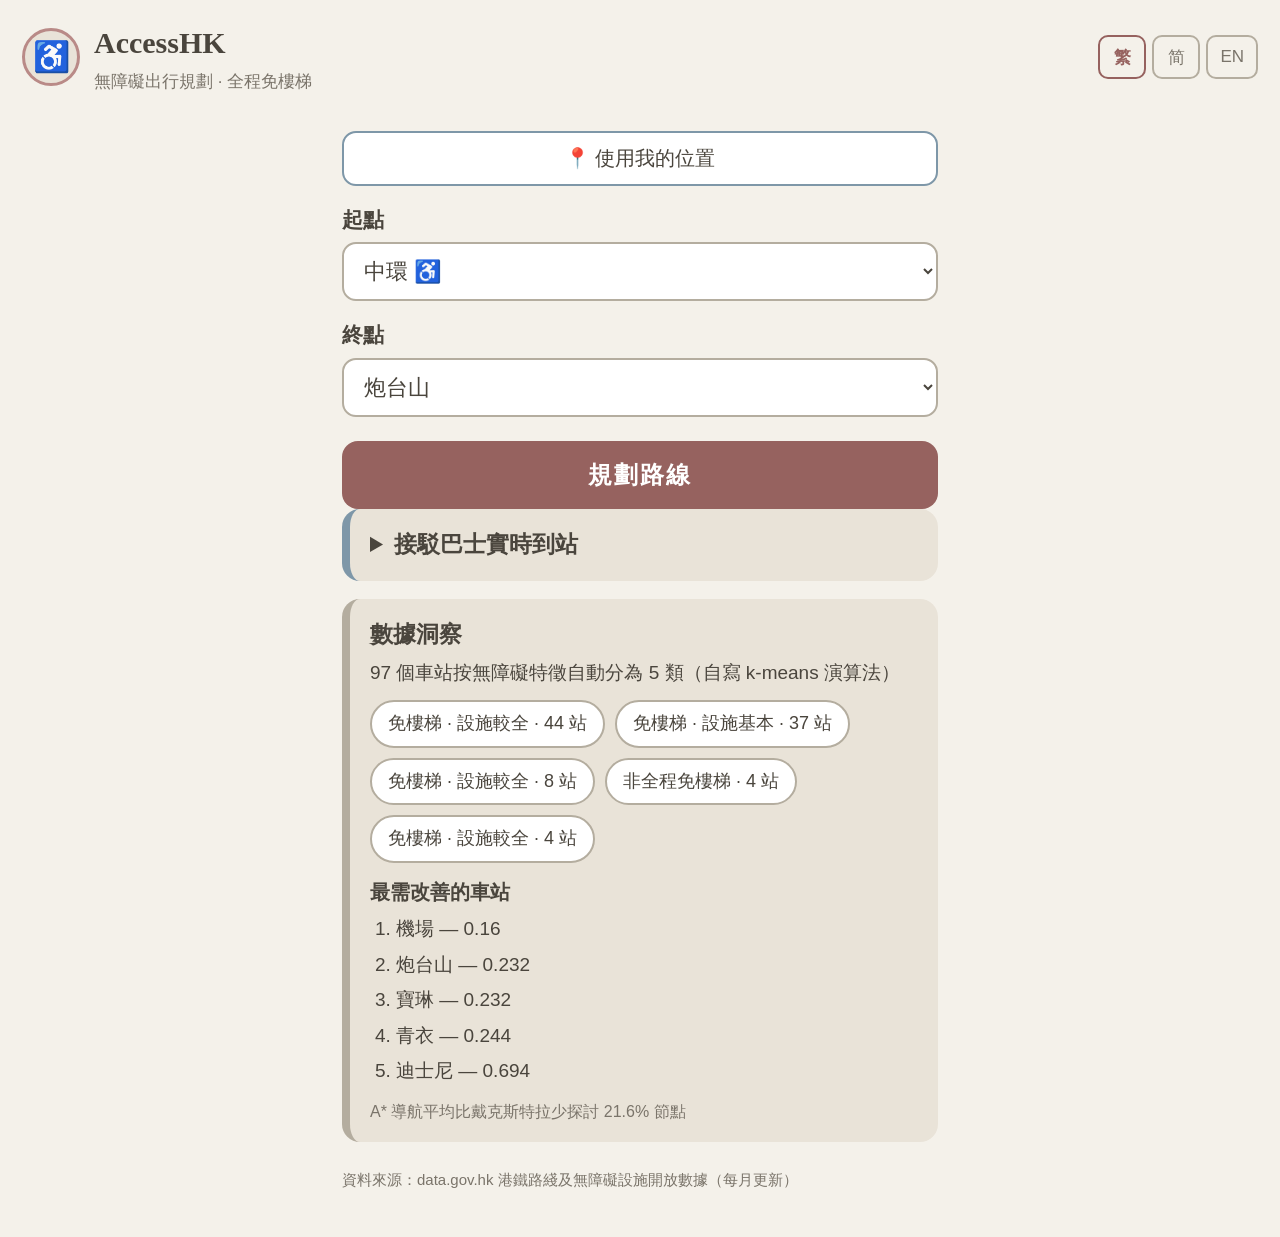
<file: index.html>
<!DOCTYPE html>
<html lang="zh-Hant">
<head>
  <meta charset="utf-8">
  <meta name="viewport" content="width=device-width, initial-scale=1, viewport-fit=cover">
  <title>AccessHK · 無障礙出行</title>
  <link rel="stylesheet" href="style.css">
  <link rel="manifest" href="manifest.json">
  <meta name="theme-color" content="#F4F1EA">
</head>
<body>
  <header class="top">
    <div class="brand">
      <span class="ring" aria-hidden="true">♿</span>
      <div>
        <h1>AccessHK</h1>
        <p id="tagline">無障礙出行規劃 · 全程免樓梯</p>
      </div>
    </div>
    <div class="langGroup" role="group" aria-label="Language 語言">
      <button class="langBtn active" data-lang="zh" type="button">繁</button>
      <button class="langBtn" data-lang="zhcn" type="button">简</button>
      <button class="langBtn" data-lang="en" type="button">EN</button>
    </div>
  </header>

  <main>
    <form id="planForm">
      <button id="locBtn" class="locate" type="button">📍 使用我的位置</button>
      <p id="locNote" class="locNote" hidden></p>
      <label for="fromSel" id="fromLbl">起點</label>
      <select id="fromSel" required></select>
      <label for="toSel" id="toLbl">終點</label>
      <select id="toSel" required></select>
      <button id="goBtn" class="primary" type="submit">規劃路線</button>
    </form>

    <section id="results" hidden>
      <div class="card fastest" id="fastCard">
        <h2 id="fastTitle">最快路線</h2>
        <div class="time" id="fastTime"></div>
        <ol class="steps" id="fastSteps"></ol>
      </div>
      <div class="card stepfree" id="sfCard">
        <h2 id="sfTitle">無障礙路線 ✓</h2>
        <div class="time" id="sfTime"></div>
        <ol class="steps" id="sfSteps"></ol>
        <div class="advice" id="sfAdvice"></div>
      </div>
      <div class="card fallback" id="fbCard" hidden>
        <h2 id="fbTitle">無障礙路線暫不可行</h2>
        <p id="fbBody"></p>
      </div>
      <p class="fareLine" id="fareLine" hidden></p>
    </section>

    <details id="busCard" class="card bus" hidden>
      <summary id="busTitle">接駁巴士實時到站</summary>
      <div id="busChips" class="chips"></div>
      <ol id="busStops" class="busStops"></ol>
      <p class="src" id="busSrc"></p>
    </details>

    <section id="insights" class="card insight" hidden>
      <h2 id="insTitle">數據洞察</h2>
      <p class="insLead" id="insLead"></p>
      <div id="insClusters" class="chips"></div>
      <h3 id="insWeakTitle">最需改善的車站</h3>
      <ol id="insWeak" class="weak"></ol>
      <p class="insBench" id="insBench"></p>
    </section>

    <p class="src" id="srcNote">
      資料來源：data.gov.hk 港鐵路綫及無障礙設施開放數據（每月更新）
    </p>
  </main>

  <script src="app.js"></script>
</body>
</html>
</file>
<file: style.css>
/* AccessHK demo shell — age-friendly by design:
   large type, high contrast, few controls, one primary action. */

:root {
  --bg: #F4F1EA;        /* oat */
  --panel: #E9E3D8;
  --ink: #4A453D;
  --muted: #7A746A;
  --faint: #B4AD9F;
  --rose: #B98A87;
  --rose-deep: #96625F;
  --sage: #6E8464;
  --sage-fill: #9CAF88;
  --blue: #7E97A8;
}

* { box-sizing: border-box; }

body {
  margin: 0;
  background: var(--bg);
  color: var(--ink);
  font-family: "Segoe UI", "PingFang TC", "Microsoft JhengHei", sans-serif;
  font-size: 20px;                 /* deliberately large base */
  line-height: 1.55;
}

.top {
  display: flex; align-items: center; justify-content: space-between;
  padding: 20px 22px 8px;
}
.brand { display: flex; align-items: center; gap: 14px; }
.ring {
  display: grid; place-items: center;
  width: 58px; height: 58px; border-radius: 50%;
  background: var(--panel); font-size: 30px;
  border: 3px solid var(--rose);
}
h1 { margin: 0; font-size: 30px; font-family: Georgia, serif; }
.top p { margin: 2px 0 0; color: var(--muted); font-size: 17px; }

.ghost {
  background: none; border: 2px solid var(--faint); color: var(--muted);
  border-radius: 12px; font-size: 18px; padding: 6px 16px;
}
.ghost:active { border-color: var(--ink); color: var(--ink); }

/* trilingual segmented switcher (繁 | 简 | EN) */
.langGroup { display: flex; gap: 6px; }
.langBtn {
  background: none; border: 2px solid var(--faint); color: var(--muted);
  border-radius: 10px; font-size: 17px; padding: 6px 12px; min-width: 48px;
  min-height: 44px;
}
.langBtn.active { border-color: var(--rose-deep); color: var(--rose-deep); font-weight: 700; }

/* locate button + status line */
button.locate {
  width: 100%; margin-top: 14px; padding: 12px;
  font-size: 20px; color: var(--ink);
  background: #fff; border: 2px solid var(--blue); border-radius: 14px;
  min-height: 52px;
}
button.locate:active { background: var(--panel); }
.locNote { margin: 8px 0 0; font-size: 18px; color: var(--sage); font-weight: 600; }

main { padding: 14px 22px 30px; max-width: 640px; margin: 0 auto; }

label { display: block; margin: 18px 0 6px; font-size: 21px; font-weight: 600; }

select {
  width: 100%; padding: 14px 16px; font-size: 22px;
  border: 2px solid var(--faint); border-radius: 14px;
  background: #fff; color: var(--ink); appearance: auto;
}
select:focus { outline: 3px solid var(--blue); }

button.primary {
  width: 100%; margin-top: 24px; padding: 18px;
  font-size: 24px; font-weight: 700; letter-spacing: 2px;
  color: #fff; background: var(--rose-deep); border: none;
  border-radius: 16px; min-height: 64px;
}
button.primary:active { background: var(--ink); }

#results { margin-top: 26px; }

.card {
  background: var(--panel); border-radius: 18px;
  padding: 18px 20px; margin-bottom: 18px;
  border-left: 8px solid var(--blue);
}
.card.stepfree { border-left-color: var(--sage); }
.card.fallback { border-left-color: var(--rose); }

.card h2 { margin: 0 0 6px; font-size: 23px; }
.time { font-size: 26px; font-weight: 700; margin-bottom: 10px; }
.card.stepfree .time { color: var(--sage); }

.steps { margin: 0; padding-left: 26px; }
.steps li { margin: 10px 0; font-size: 20px; }
.steps li.transfer { color: var(--muted); list-style-type: none; margin-left: -26px; }

.advice {
  margin-top: 12px; background: #fff; border-radius: 12px;
  padding: 12px 14px; font-size: 19px;
}
.advice strong { color: var(--sage); }

.fallback p { margin: 6px 0; }

/* insights card (analysis view) */
.card.insight { border-left-color: var(--faint); }
.insLead { margin: 4px 0 12px; font-size: 19px; }
.chips { display: flex; flex-wrap: wrap; gap: 10px; margin-bottom: 14px; }
.chip {
  background: #fff; border: 2px solid var(--faint);
  border-radius: 999px; padding: 8px 16px; font-size: 18px;
}
.card.insight h3 { margin: 14px 0 6px; font-size: 20px; }
.weak { margin: 0; padding-left: 26px; font-size: 19px; }
.weak li { margin: 6px 0; }
.insBench { margin: 14px 0 0; color: var(--muted); font-size: 16px; }

/* feeder-bus card (collapsed by default: it only matters near a route) */
.card.bus { border-left-color: var(--blue); }
.card.bus summary {
  cursor: pointer; font-size: 23px; font-weight: 600; list-style-position: inside;
}
.chipBtn { font: inherit; cursor: pointer; min-height: 44px; }
.chipBtn.active { border-color: var(--rose-deep); color: var(--rose-deep); font-weight: 700; }
.busStops { margin: 10px 0 0; padding-left: 26px; }
.busStops li { margin: 10px 0; font-size: 19px; }
.busStops strong { font-size: 20px; }
.card.bus .src { margin-top: 12px; font-size: 14px; }

.fareLine {
  background: #fff; border-radius: 12px; padding: 10px 14px;
  font-size: 18px; margin: 0 0 18px;
}

.src { color: var(--muted); font-size: 15px; margin-top: 26px; }
</file>
